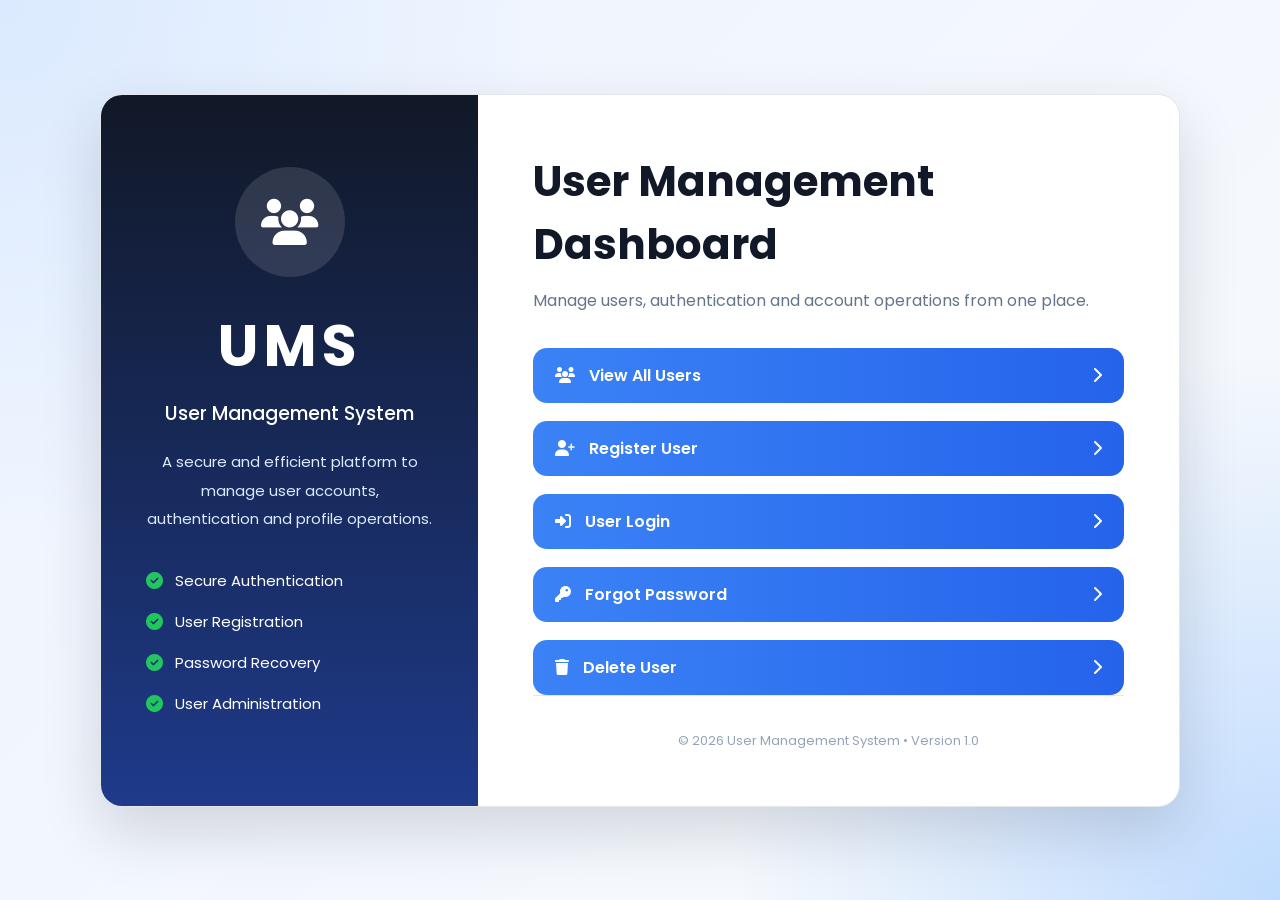
<file: target/java-webapp-10/index.html>
<!DOCTYPE html>
<html lang="en">
<head>
    <meta charset="UTF-8">
    <meta name="viewport" content="width=device-width, initial-scale=1.0">
    <title>User Management System</title>

    <!-- Google Font -->
    <link href="https://fonts.googleapis.com/css2?family=Poppins:wght@300;400;500;600;700&display=swap" rel="stylesheet">

    <!-- Font Awesome -->
    <link rel="stylesheet"
          href="https://cdnjs.cloudflare.com/ajax/libs/font-awesome/6.7.2/css/all.min.css">

    <link rel="stylesheet" href="style.css">
</head>
<body>

<div class="container">

    <!-- Left Panel -->

    <div class="left">

        <div class="logo">

            <div class="circle">
                <i class="fa-solid fa-users"></i>
            </div>

            <h1>UMS</h1>

            <h3>User Management System</h3>

            <p>
                A secure and efficient platform to manage user accounts,
                authentication and profile operations.
            </p>

            <div class="features">

                <div>
                    <i class="fa-solid fa-circle-check"></i>
                    Secure Authentication
                </div>

                <div>
                    <i class="fa-solid fa-circle-check"></i>
                    User Registration
                </div>

                <div>
                    <i class="fa-solid fa-circle-check"></i>
                    Password Recovery
                </div>

                <div>
                    <i class="fa-solid fa-circle-check"></i>
                    User Administration
                </div>

            </div>

        </div>

    </div>

    <!-- Right Panel -->

    <div class="right">

        <h2>User Management Dashboard</h2>

        <p class="subtitle">
            Manage users, authentication and account operations from one place.
        </p>

        <div class="menu">

            <a href="usersList.jsp" class="blue">
        <span>
            <i class="fa-solid fa-users"></i>
            View All Users
        </span>

                <i class="fa-solid fa-chevron-right"></i>
            </a>

            <a href="userSignUpForm.html" class="blue">
        <span>
            <i class="fa-solid fa-user-plus"></i>
            Register User
        </span>

                <i class="fa-solid fa-chevron-right"></i>
            </a>

            <a href="userSignInForm.html" class="blue">
        <span>
            <i class="fa-solid fa-right-to-bracket"></i>
            User Login
        </span>

                <i class="fa-solid fa-chevron-right"></i>
            </a>

            <a href="forgotPasswordForm.html" class="blue">
        <span>
            <i class="fa-solid fa-key"></i>
            Forgot Password
        </span>

                <i class="fa-solid fa-chevron-right"></i>
            </a>

            <a href="deleteUserForm.html" class="blue">
        <span>
            <i class="fa-solid fa-trash"></i>
            Delete User
        </span>

                <i class="fa-solid fa-chevron-right"></i>
            </a>

        </div>

        <div class="footer">

            © 2026 User Management System • Version 1.0

        </div>

    </div>

</div>

</body>
</html>
</file>
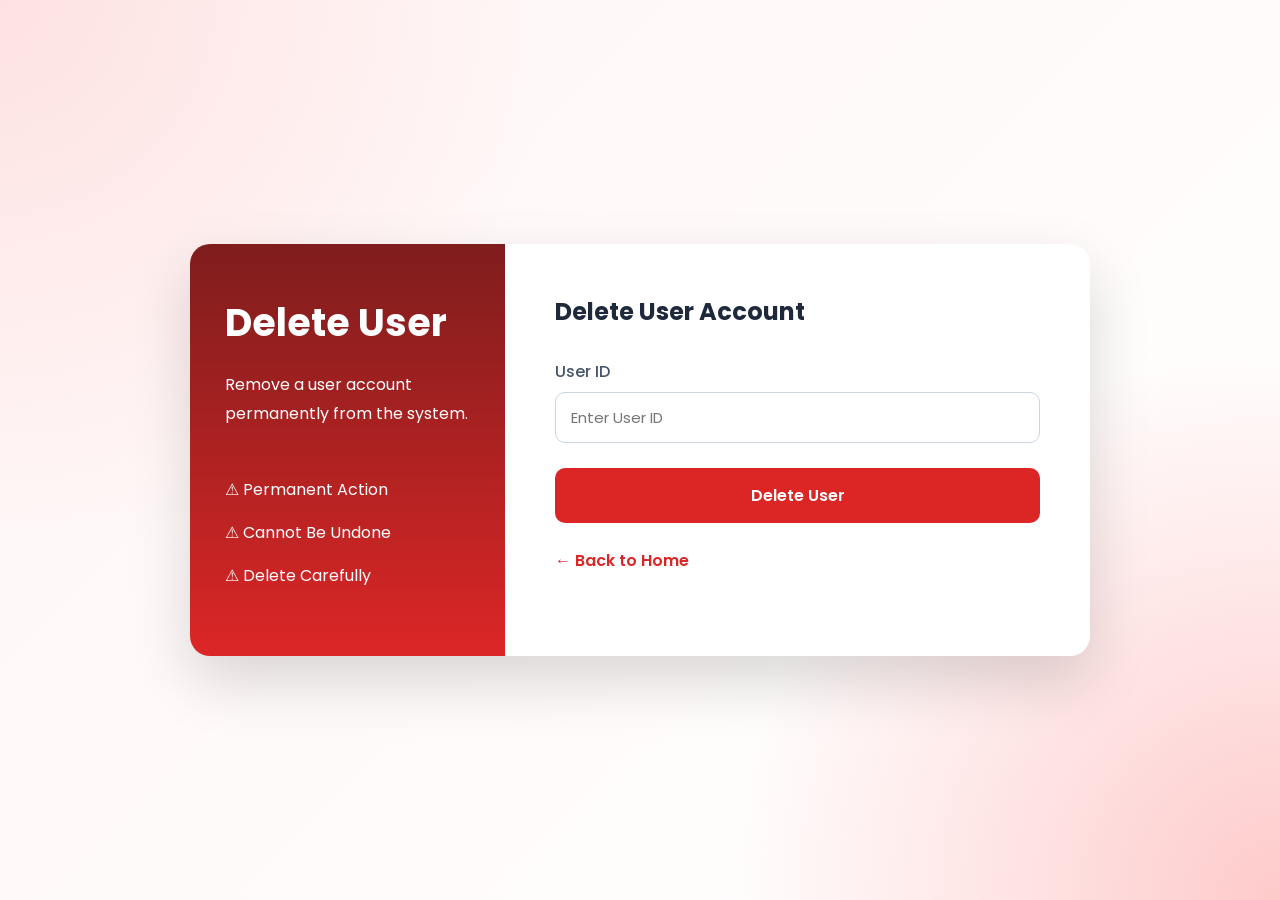
<file: target/java-webapp-10/deleteUserForm.html>
<!DOCTYPE html>
<html lang="en">
<head>
    <meta charset="UTF-8">
    <meta name="viewport" content="width=device-width, initial-scale=1.0">
    <title>Delete User</title>

    <link href="https://fonts.googleapis.com/css2?family=Poppins:wght@300;400;500;600;700&display=swap" rel="stylesheet">

    <link rel="stylesheet" href="deleteUserForm.css">
</head>
<body>

<div class="container">

    <!-- Left Panel -->

    <div class="left">

        <h1>Delete User</h1>

        <p>
            Remove a user account permanently from the system.
        </p>

        <ul>
            <li>⚠ Permanent Action</li>
            <li>⚠ Cannot Be Undone</li>
            <li>⚠ Delete Carefully</li>
        </ul>

    </div>

    <!-- Right Panel -->

    <div class="right">

        <h2>Delete User Account</h2>

        <form action="deleteUser.jsp" method="post">

            <div class="input-box">

                <label>User ID</label>

                <input
                        type="number"
                        name="userid"
                        placeholder="Enter User ID"
                        required>

            </div>

            <button type="submit">

                Delete User

            </button>

        </form>

        <a href="index.html" class="back-btn">

            ← Back to Home

        </a>

    </div>

</div>

</body>
</html>
</file>
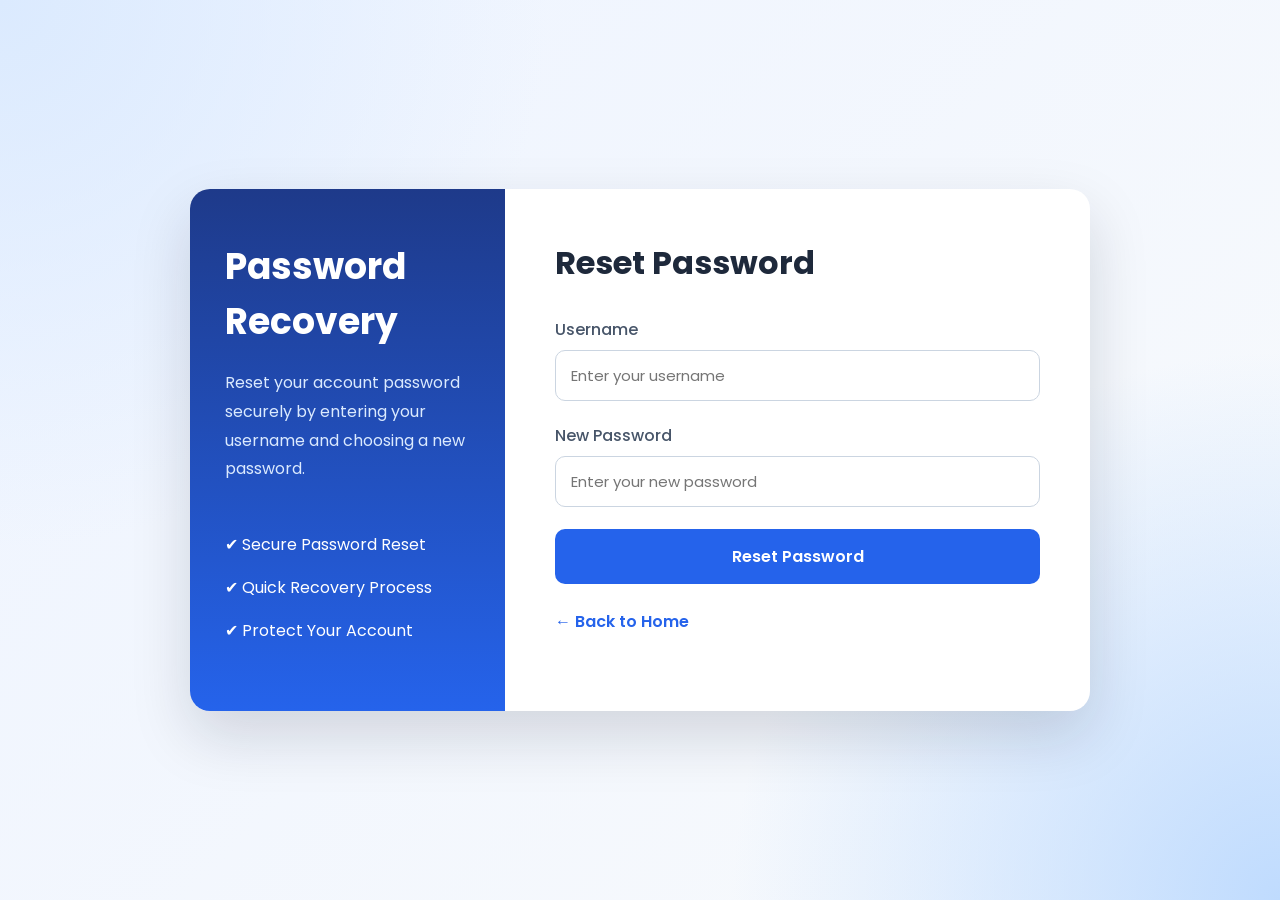
<file: target/java-webapp-10/forgotPasswordForm.html>
<!DOCTYPE html>
<html lang="en">
<head>
    <meta charset="UTF-8">
    <meta name="viewport" content="width=device-width, initial-scale=1.0">
    <title>Forgot Password</title>

    <link href="https://fonts.googleapis.com/css2?family=Poppins:wght@300;400;500;600;700&display=swap" rel="stylesheet">

    <link rel="stylesheet" href="forgotPasswordForm.css">
</head>
<body>

<div class="container">

    <!-- Left Panel -->

    <div class="left">

        <h1>Password Recovery</h1>

        <p>
            Reset your account password securely by entering your username and choosing a new password.
        </p>

        <ul>
            <li>✔ Secure Password Reset</li>
            <li>✔ Quick Recovery Process</li>
            <li>✔ Protect Your Account</li>
        </ul>

    </div>

    <!-- Right Panel -->

    <div class="right">

        <h2>Reset Password</h2>

        <form action="updateNewPassword.jsp" method="post">

            <div class="input-box">

                <label>Username</label>

                <input
                        type="text"
                        name="uname"
                        placeholder="Enter your username"
                        required>

            </div>

            <div class="input-box">

                <label>New Password</label>

                <input
                        type="password"
                        name="newpass"
                        placeholder="Enter your new password"
                        required>

            </div>

            <button type="submit">
                Reset Password
            </button>

        </form>

        <a href="index.html" class="back-btn">
            ← Back to Home
        </a>

    </div>

</div>

</body>
</html>
</file>
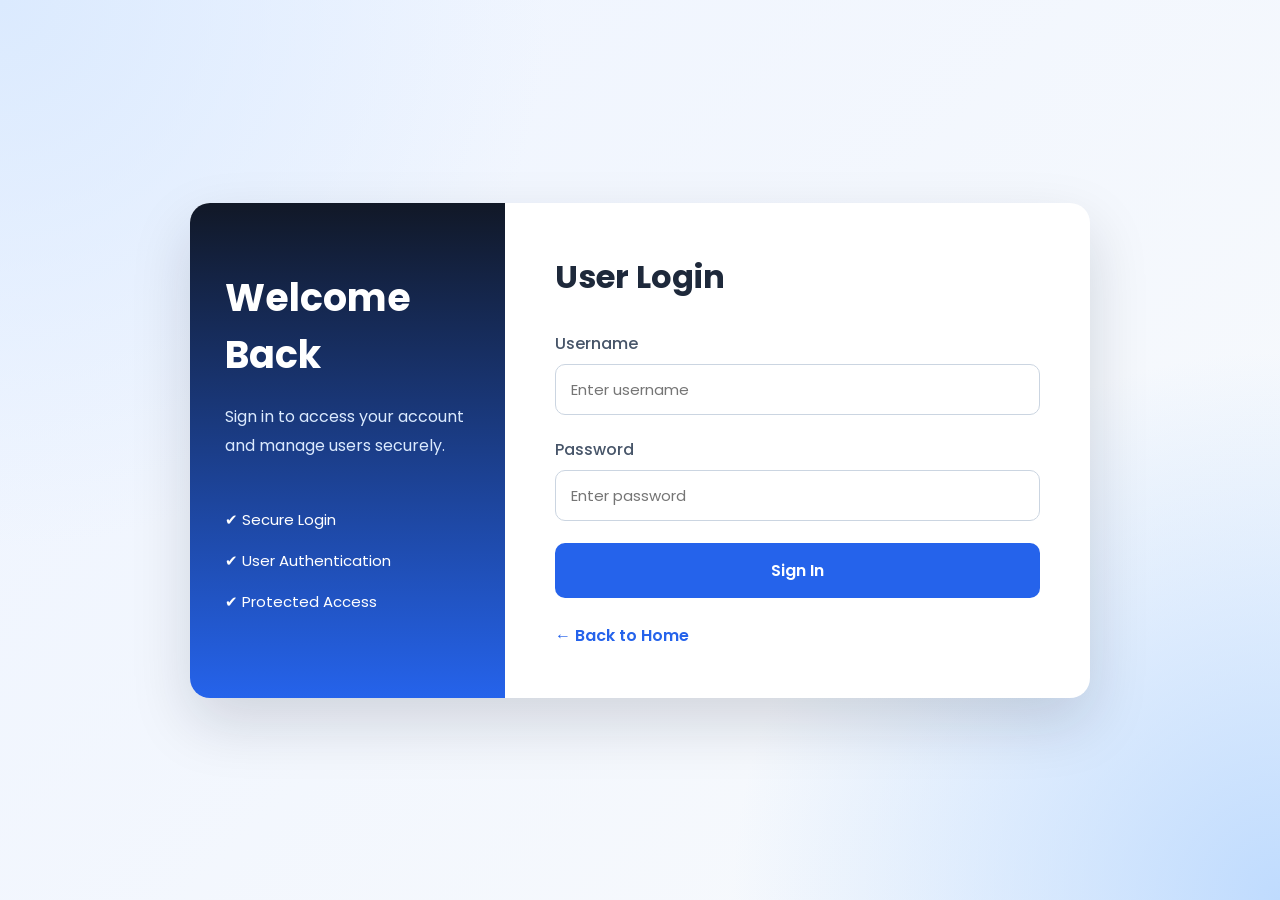
<file: target/java-webapp-10/userSignInForm.html>
<!DOCTYPE html>
<html lang="en">
<head>
    <meta charset="UTF-8">
    <meta name="viewport" content="width=device-width, initial-scale=1.0">
    <title>User Login</title>

    <link href="https://fonts.googleapis.com/css2?family=Poppins:wght@300;400;500;600;700&display=swap" rel="stylesheet">

    <link rel="stylesheet" href="usersignIn.css">
</head>
<body>

<div class="container">

    <!-- Left Panel -->

    <div class="left">

        <h1>Welcome Back</h1>

        <p>
            Sign in to access your account and manage users securely.
        </p>

        <ul>
            <li>✔ Secure Login</li>
            <li>✔ User Authentication</li>
            <li>✔ Protected Access</li>
        </ul>

    </div>

    <!-- Right Panel -->

    <div class="right">

        <h2>User Login</h2>

        <form action="signIn.jsp" method="post">

            <div class="input-box">
                <label>Username</label>
                <input type="text" name="uname" placeholder="Enter username" required>
            </div>

            <div class="input-box">
                <label>Password</label>
                <input type="password" name="lpass" placeholder="Enter password" required>
            </div>

            <button type="submit">
                Sign In
            </button>

        </form>

        <a href="index.html" class="back-btn">
            ← Back to Home
        </a>

    </div>

</div>

</body>
</html>
</file>
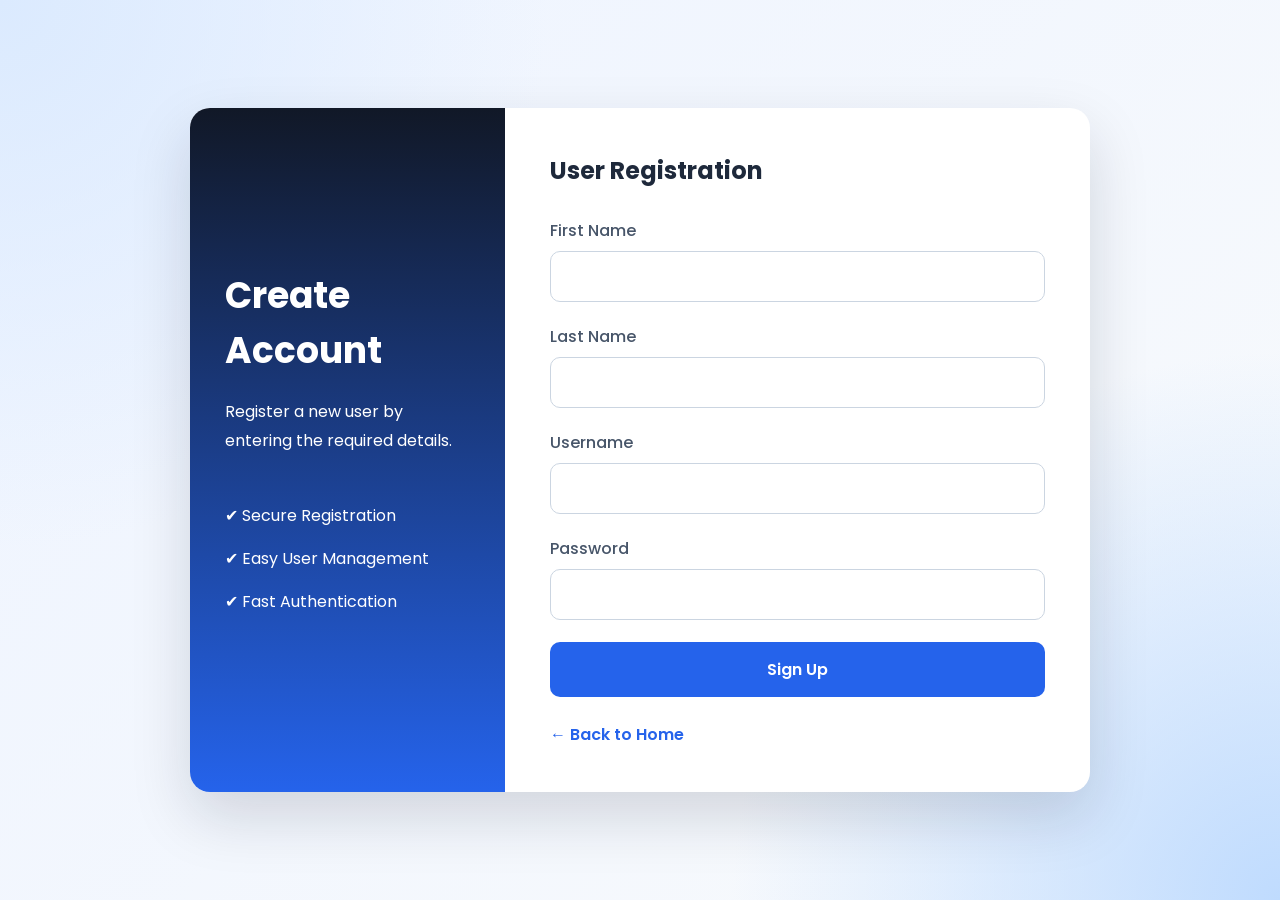
<file: target/java-webapp-10/userSignUpForm.html>
<!DOCTYPE html>
<html lang="en">
<head>
    <meta charset="UTF-8">
    <meta name="viewport" content="width=device-width, initial-scale=1.0">
    <title>User Registration</title>

    <link href="https://fonts.googleapis.com/css2?family=Poppins:wght@300;400;500;600;700&display=swap" rel="stylesheet">

    <link rel="stylesheet" href="usersignUp.css">
</head>
<body>

<div class="container">

    <div class="left">

        <h1>Create Account</h1>

        <p>
            Register a new user by entering the required details.
        </p>

        <ul>
            <li>✔ Secure Registration</li>
            <li>✔ Easy User Management</li>
            <li>✔ Fast Authentication</li>
        </ul>

    </div>

    <div class="right">

        <h2>User Registration</h2>

        <form action="signUp.jsp" method="post">

            <div class="input-box">
                <label>First Name</label>
                <input type="text" name="fname" required>
            </div>

            <div class="input-box">
                <label>Last Name</label>
                <input type="text" name="lname" required>
            </div>

            <div class="input-box">
                <label>Username</label>
                <input type="text" name="uname" required>
            </div>

            <div class="input-box">
                <label>Password</label>
                <input type="password" name="lpass" required>
            </div>

            <button type="submit">
                Sign Up
            </button>

        </form>

        <a href="index.html" class="back-btn">
            ← Back to Home
        </a>

    </div>

</div>

</body>
</html>
</file>
<file: target/java-webapp-10/style.css>
*{
    margin:0;
    padding:0;
    box-sizing:border-box;
    font-family:'Poppins',sans-serif;
}

body{
    min-height:100vh;
    display:flex;
    justify-content:center;
    align-items:center;
    padding:30px;

    background:
            radial-gradient(circle at top left,#dbeafe 0%,transparent 35%),
            radial-gradient(circle at bottom right,#bfdbfe 0%,transparent 35%),
            linear-gradient(135deg,#eef4ff,#f8fafc);
}

/* ================= CONTAINER ================= */

.container{

    width:1080px;
    max-width:100%;

    display:flex;

    background:#fff;

    border-radius:22px;

    overflow:hidden;

    border:1px solid #e5e7eb;

    box-shadow:
            0 25px 60px rgba(15,23,42,.15);

}

/* ================= LEFT ================= */

.left{

    width:35%;

    display:flex;
    justify-content:center;
    align-items:center;

    padding:45px;

    color:white;

    background:
            linear-gradient(180deg,#111827,#1e3a8a);

}

.logo{

    width:100%;

    text-align:center;

}

.circle{

    width:110px;
    height:110px;

    margin:0 auto 25px;

    border-radius:50%;

    background:rgba(255,255,255,.12);

    display:flex;
    justify-content:center;
    align-items:center;

    animation:float 3s ease-in-out infinite;

}

.circle i{

    font-size:46px;

}

@keyframes float{

    0%,100%{
        transform:translateY(0);
    }

    50%{
        transform:translateY(-8px);
    }

}

.logo h1{

    font-size:58px;
    letter-spacing:5px;

}

.logo h3{

    margin:10px 0 20px;
    font-weight:500;

}

.logo p{

    color:#dbeafe;

    line-height:1.9;

    font-size:15px;

}

/* ================= FEATURES ================= */

.features{

    margin-top:35px;

    text-align:left;

}

.features div{

    display:flex;
    align-items:center;

    gap:12px;

    margin:18px 0;

    font-size:15px;

}

.features i{

    color:#22c55e;

    font-size:17px;

}

/* ================= RIGHT ================= */

.right{

    flex:1;

    display:flex;
    flex-direction:column;

    padding:55px;

}

.right h2{

    font-size:42px;

    color:#111827;

}

.subtitle{

    color:#64748b;

    margin:12px 0 35px;

    font-size:16px;

}

/* ================= MENU ================= */

.menu{

    display:flex;
    flex-direction:column;

    gap:18px;

}

.menu a{

    text-decoration:none;

    color:white;

    padding:15px 22px;

    border-radius:14px;

    display:flex;
    justify-content:space-between;
    align-items:center;

    font-weight:600;

    transition:.3s;

}

.menu span{

    display:flex;
    align-items:center;

    gap:14px;

}

.menu a i:last-child{

    transition:.3s;

}

.menu a:hover{

    transform:translateY(-3px);

    box-shadow:0 15px 25px rgba(37,99,235,.25);

}

.menu a:hover i:last-child{

    transform:translateX(8px);

}

/* ================= BUTTON COLORS ================= */

.blue{

    background:linear-gradient(90deg,#3b82f6,#2563eb);

}

.green{

    background:linear-gradient(90deg,#22c55e,#16a34a);

}

.purple{

    background:linear-gradient(90deg,#8b5cf6,#6d28d9);

}

.orange{

    background:linear-gradient(90deg,#f59e0b,#ea580c);

}

.red{

    background:linear-gradient(90deg,#ef4444,#dc2626);

}

/* ================= FOOTER ================= */

.footer{

    margin-top:auto;

    text-align:center;

    padding-top:35px;

    border-top:1px solid #e5e7eb;

    color:#94a3b8;

    font-size:13px;

}

/* ================= RESPONSIVE ================= */

@media(max-width:900px){

    body{

        padding:15px;

    }

    .container{

        flex-direction:column;

    }

    .left{

        width:100%;

        padding:40px 30px;

    }

    .right{

        padding:35px 25px;

    }

    .right h2{

        font-size:32px;

    }

    .logo h1{

        font-size:46px;

    }

}
</file>
<file: target/java-webapp-10/deleteUserForm.css>
*{
    margin:0;
    padding:0;
    box-sizing:border-box;
    font-family:'Poppins',sans-serif;
}

body{

    min-height:100vh;

    display:flex;
    justify-content:center;
    align-items:center;

    padding:30px;

    background:
            radial-gradient(circle at top left,#fee2e2,transparent 35%),
            radial-gradient(circle at bottom right,#fecaca,transparent 35%),
            linear-gradient(135deg,#fff5f5,#ffffff);

}

.container{

    width:900px;
    max-width:100%;

    display:flex;

    background:#fff;

    border-radius:20px;

    overflow:hidden;

    box-shadow:0 25px 60px rgba(0,0,0,.15);

}

/* LEFT */

.left{

    width:35%;

    background:linear-gradient(180deg,#7f1d1d,#dc2626);

    color:white;

    display:flex;
    flex-direction:column;
    justify-content:center;

    padding:50px 35px;

}

.left h1{

    font-size:38px;

    margin-bottom:20px;

}

.left p{

    line-height:1.8;

    margin-bottom:30px;

}

.left ul{

    list-style:none;

}

.left li{

    margin:18px 0;

}

/* RIGHT */

.right{

    flex:1;

    padding:50px;

}

.right h2{

    color:#1e293b;

    margin-bottom:30px;

}

.input-box{

    margin-bottom:25px;

}

.input-box label{

    display:block;

    margin-bottom:8px;

    color:#475569;

    font-weight:500;

}

.input-box input{

    width:100%;

    padding:13px 15px;

    border:1px solid #cbd5e1;

    border-radius:10px;

    font-size:15px;

    transition:.3s;

}

.input-box input:focus{

    outline:none;

    border-color:#dc2626;

    box-shadow:0 0 12px rgba(220,38,38,.20);

}

button{

    width:100%;

    padding:15px;

    border:none;

    border-radius:10px;

    background:#dc2626;

    color:white;

    font-size:16px;

    font-weight:600;

    cursor:pointer;

    transition:.3s;

}

button:hover{

    background:#b91c1c;

    transform:translateY(-2px);

}

.back-btn{

    display:inline-block;

    margin-top:25px;

    text-decoration:none;

    color:#dc2626;

    font-weight:600;

}

.back-btn:hover{

    text-decoration:underline;

}

@media(max-width:850px){

    .container{

        flex-direction:column;

        width:95%;

    }

    .left{

        width:100%;

    }

    .right{

        padding:35px;

    }

}
</file>
<file: target/java-webapp-10/forgotPasswordForm.css>
*{
    margin:0;
    padding:0;
    box-sizing:border-box;
    font-family:'Poppins',sans-serif;
}

body{

    min-height:100vh;

    display:flex;
    justify-content:center;
    align-items:center;

    padding:30px;

    background:
            radial-gradient(circle at top left,#dbeafe,transparent 35%),
            radial-gradient(circle at bottom right,#bfdbfe,transparent 35%),
            linear-gradient(135deg,#eef4ff,#f8fafc);

}

.container{

    width:900px;
    max-width:100%;

    display:flex;

    background:white;

    border-radius:20px;

    overflow:hidden;

    box-shadow:0 25px 60px rgba(15,23,42,.15);

}

/* LEFT */

.left{

    width:35%;

    background:linear-gradient(180deg,#1e3a8a,#2563eb);

    color:white;

    display:flex;
    flex-direction:column;
    justify-content:center;

    padding:50px 35px;

}

.left h1{

    font-size:36px;

    margin-bottom:20px;

}

.left p{

    line-height:1.8;

    margin-bottom:30px;

    color:#dbeafe;

}

.left ul{

    list-style:none;

}

.left li{

    margin:18px 0;

}

/* RIGHT */

.right{

    flex:1;

    padding:50px;

}

.right h2{

    color:#1e293b;

    margin-bottom:30px;

    font-size:32px;

}

.input-box{

    margin-bottom:22px;

}

.input-box label{

    display:block;

    margin-bottom:8px;

    color:#475569;

    font-weight:500;

}

.input-box input{

    width:100%;

    padding:13px 15px;

    border:1px solid #cbd5e1;

    border-radius:10px;

    font-size:15px;

    transition:.3s;

}

.input-box input:focus{

    outline:none;

    border-color:#2563eb;

    box-shadow:0 0 12px rgba(37,99,235,.20);

}

button{

    width:100%;

    padding:15px;

    border:none;

    border-radius:10px;

    background:#2563eb;

    color:white;

    font-size:16px;

    font-weight:600;

    cursor:pointer;

    transition:.3s;

}

button:hover{

    background:#1d4ed8;

    transform:translateY(-2px);

}

.back-btn{

    display:inline-block;

    margin-top:25px;

    text-decoration:none;

    color:#2563eb;

    font-weight:600;

}

.back-btn:hover{

    text-decoration:underline;

}

/* Responsive */

@media(max-width:850px){

    .container{

        flex-direction:column;
        width:95%;

    }

    .left{

        width:100%;

    }

    .right{

        padding:35px;

    }

}
</file>
<file: target/java-webapp-10/usersignIn.css>
*{
    margin:0;
    padding:0;
    box-sizing:border-box;
    font-family:'Poppins',sans-serif;
}

body{

    min-height:100vh;

    display:flex;
    justify-content:center;
    align-items:center;

    padding:30px;

    background:
            radial-gradient(circle at top left,#dbeafe,transparent 35%),
            radial-gradient(circle at bottom right,#bfdbfe,transparent 35%),
            linear-gradient(135deg,#eef4ff,#f8fafc);

}

.container{

    width:900px;

    max-width:100%;

    display:flex;

    background:#fff;

    border-radius:20px;

    overflow:hidden;

    box-shadow:0 25px 60px rgba(15,23,42,.15);

}

/* LEFT PANEL */

.left{

    width:35%;

    background:linear-gradient(180deg,#111827,#2563eb);

    color:white;

    padding:50px 35px;

    display:flex;

    flex-direction:column;

    justify-content:center;

}

.left h1{

    font-size:38px;

    margin-bottom:20px;

}

.left p{

    line-height:1.8;

    margin-bottom:30px;

    color:#dbeafe;

}

.left ul{

    list-style:none;

}

.left li{

    margin:18px 0;

    font-size:15px;

}

/* RIGHT PANEL */

.right{

    flex:1;

    padding:50px;

}

.right h2{

    margin-bottom:30px;

    color:#1e293b;

    font-size:32px;

}

.input-box{

    margin-bottom:22px;

}

.input-box label{

    display:block;

    margin-bottom:8px;

    color:#475569;

    font-weight:500;

}

.input-box input{

    width:100%;

    padding:13px 15px;

    border:1px solid #cbd5e1;

    border-radius:10px;

    font-size:15px;

    transition:.3s;

}

.input-box input:focus{

    outline:none;

    border-color:#2563eb;

    box-shadow:0 0 12px rgba(37,99,235,.20);

}

button{

    width:100%;

    padding:15px;

    border:none;

    border-radius:10px;

    background:#2563eb;

    color:white;

    font-size:16px;

    font-weight:600;

    cursor:pointer;

    transition:.3s;

}

button:hover{

    background:#1d4ed8;

    transform:translateY(-2px);

}

.back-btn{

    display:inline-block;

    margin-top:25px;

    text-decoration:none;

    color:#2563eb;

    font-weight:600;

}

.back-btn:hover{

    text-decoration:underline;

}

/* RESPONSIVE */

@media(max-width:850px){

    .container{

        flex-direction:column;

        width:95%;

    }

    .left{

        width:100%;

    }

    .right{

        padding:35px;

    }

}
</file>
<file: target/java-webapp-10/usersignUp.css>
*{
    margin:0;
    padding:0;
    box-sizing:border-box;
    font-family:'Poppins',sans-serif;
}

body{

    min-height:100vh;

    display:flex;
    justify-content:center;
    align-items:center;

    background:
            radial-gradient(circle at top left,#dbeafe,transparent 35%),
            radial-gradient(circle at bottom right,#bfdbfe,transparent 35%),
            linear-gradient(135deg,#eef4ff,#f8fafc);

    padding:30px;

}

.container{

    width:900px;

    display:flex;

    background:white;

    border-radius:20px;

    overflow:hidden;

    box-shadow:0 25px 60px rgba(15,23,42,.15);

}

/* LEFT */

.left{

    width:35%;

    background:linear-gradient(180deg,#111827,#2563eb);

    color:white;

    padding:50px 35px;

    display:flex;

    flex-direction:column;

    justify-content:center;

}

.left h1{

    font-size:36px;

    margin-bottom:20px;

}

.left p{

    line-height:1.8;

    margin-bottom:30px;

}

.left ul{

    list-style:none;

}

.left li{

    margin:18px 0;

}

/* RIGHT */

.right{

    flex:1;

    padding:45px;

}

.right h2{

    margin-bottom:30px;

    color:#1e293b;

}

.input-box{

    margin-bottom:22px;

}

.input-box label{

    display:block;

    margin-bottom:8px;

    font-weight:500;

    color:#475569;

}

.input-box input{

    width:100%;

    padding:13px 15px;

    border:1px solid #cbd5e1;

    border-radius:10px;

    font-size:15px;

    transition:.3s;

}

.input-box input:focus{

    outline:none;

    border-color:#2563eb;

    box-shadow:0 0 10px rgba(37,99,235,.2);

}

button{

    width:100%;

    padding:15px;

    border:none;

    border-radius:10px;

    background:#2563eb;

    color:white;

    font-size:16px;

    font-weight:600;

    cursor:pointer;

    transition:.3s;

}

button:hover{

    background:#1d4ed8;

    transform:translateY(-2px);

}

.back-btn{

    display:inline-block;

    margin-top:25px;

    text-decoration:none;

    color:#2563eb;

    font-weight:600;

}

.back-btn:hover{

    text-decoration:underline;

}

/* RESPONSIVE */

@media(max-width:850px){

    .container{

        flex-direction:column;

        width:95%;

    }

    .left{

        width:100%;

    }

    .right{

        padding:35px;

    }

}
</file>
